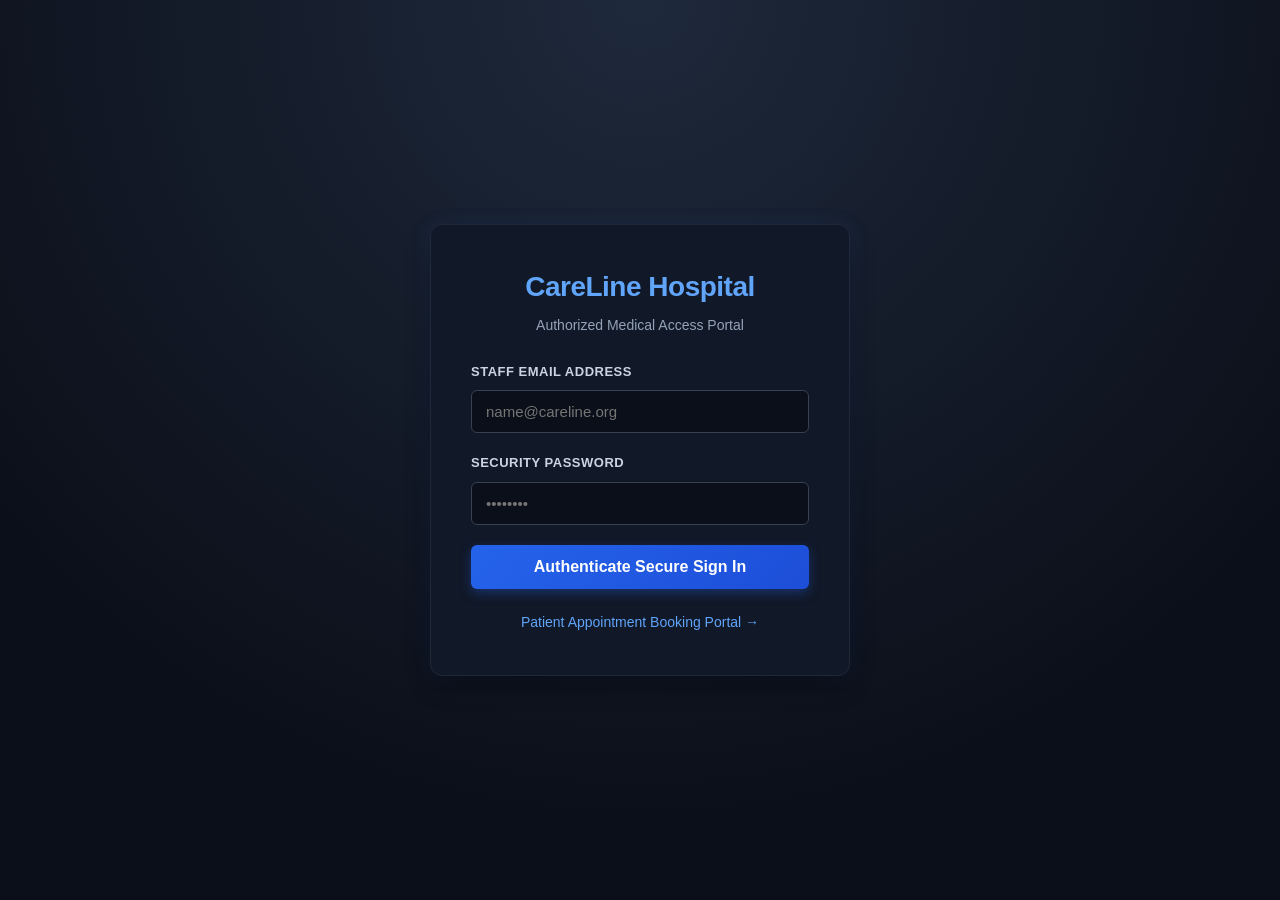
<file: Lab_Experiments/FSJP/06_Static_Website_HTML_CSS_JS/index.html>
<!DOCTYPE html>
<html lang="en">
<head>
    <meta charset="UTF-8">
    <meta http-equiv="refresh" content="0; url=login.html">
    <title>CareLine HMS Portal</title>
</head>
<body style="background:#0b0f19; color:#94a3b8; font-family:sans-serif; text-align:center; padding-top:100px;">
    <p>Redirecting to <a href="login.html" style="color:#60a5fa;">CareLine HMS Login Portal</a>...</p>
</body>
</html>
</file>
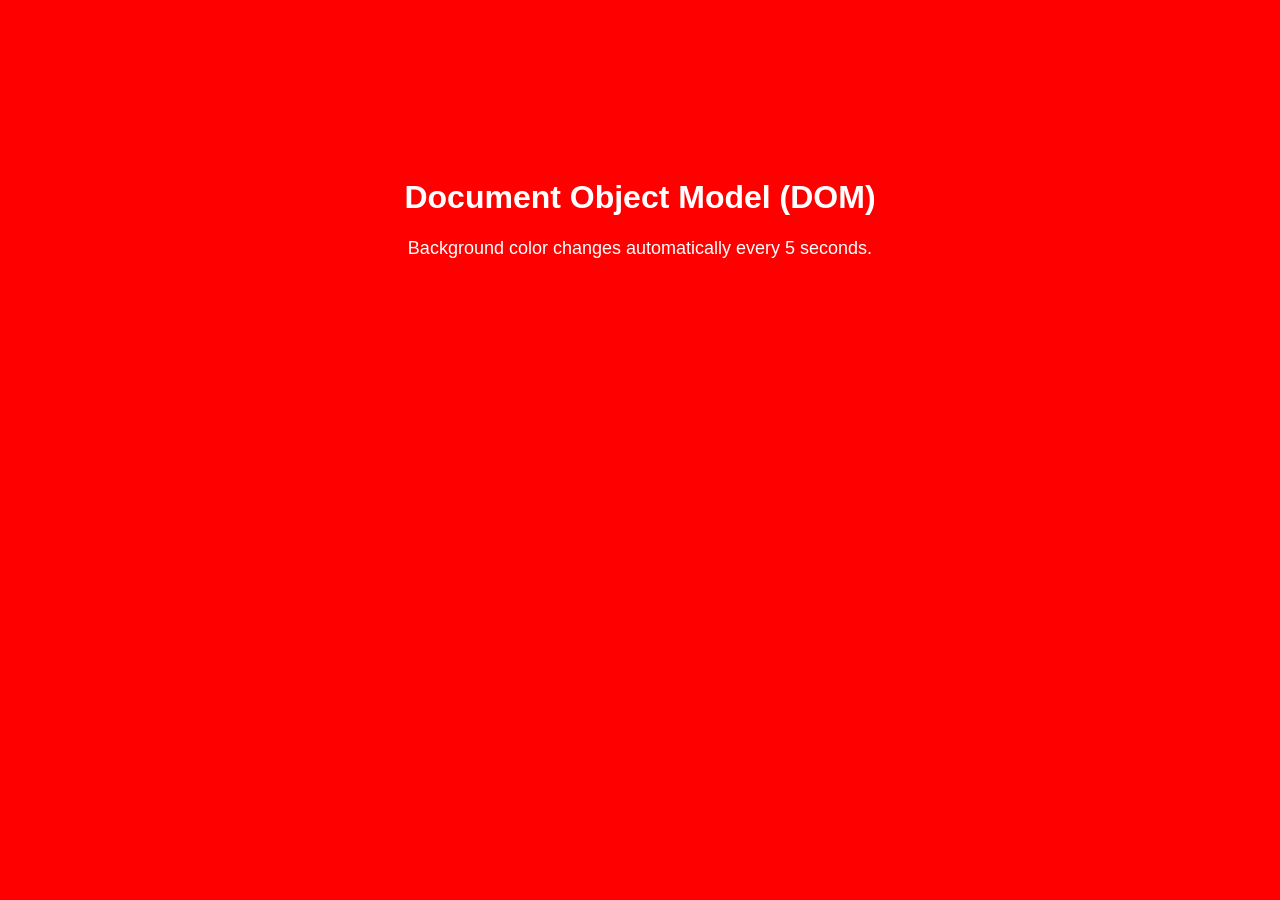
<file: Lab_Experiments/FSJP/08_DOM_Auto_Background_Colour.html>
<!DOCTYPE html>
 <html lang="en">
 <head>
 <meta charset="UTF-8">
 <meta name="viewport" content="width=device-width, initial-scale=1.0">
 <title>Background Color Changer</title>
<style>
 body {
 font-family: Helvetica, sans-serif;
 text-align: center;
 padding-top: 150px;
 transition: background-color 1s;
 }
h1 {
 color: white;
 }
p {
 color: white;
 font-size: 18px;
 }
 </style>
 </head>
<body>
<h1>Document Object Model (DOM)</h1>
 <p>Background color changes automatically every 5 seconds.</p>
<script>
let colors = [
 "red",
 "blue",
 "green",
 "orange",
 "purple",
 "teal",
 "brown"
 ];
let index = 0;
function changeBackgroundColor() {
 document.body.style.backgroundColor = colors[index];
index++;
if (index >= colors.length) {
 index = 0;
 }
 }
setInterval(changeBackgroundColor, 5000);
changeBackgroundColor();
 </script>
</body>
 </html>
</file>
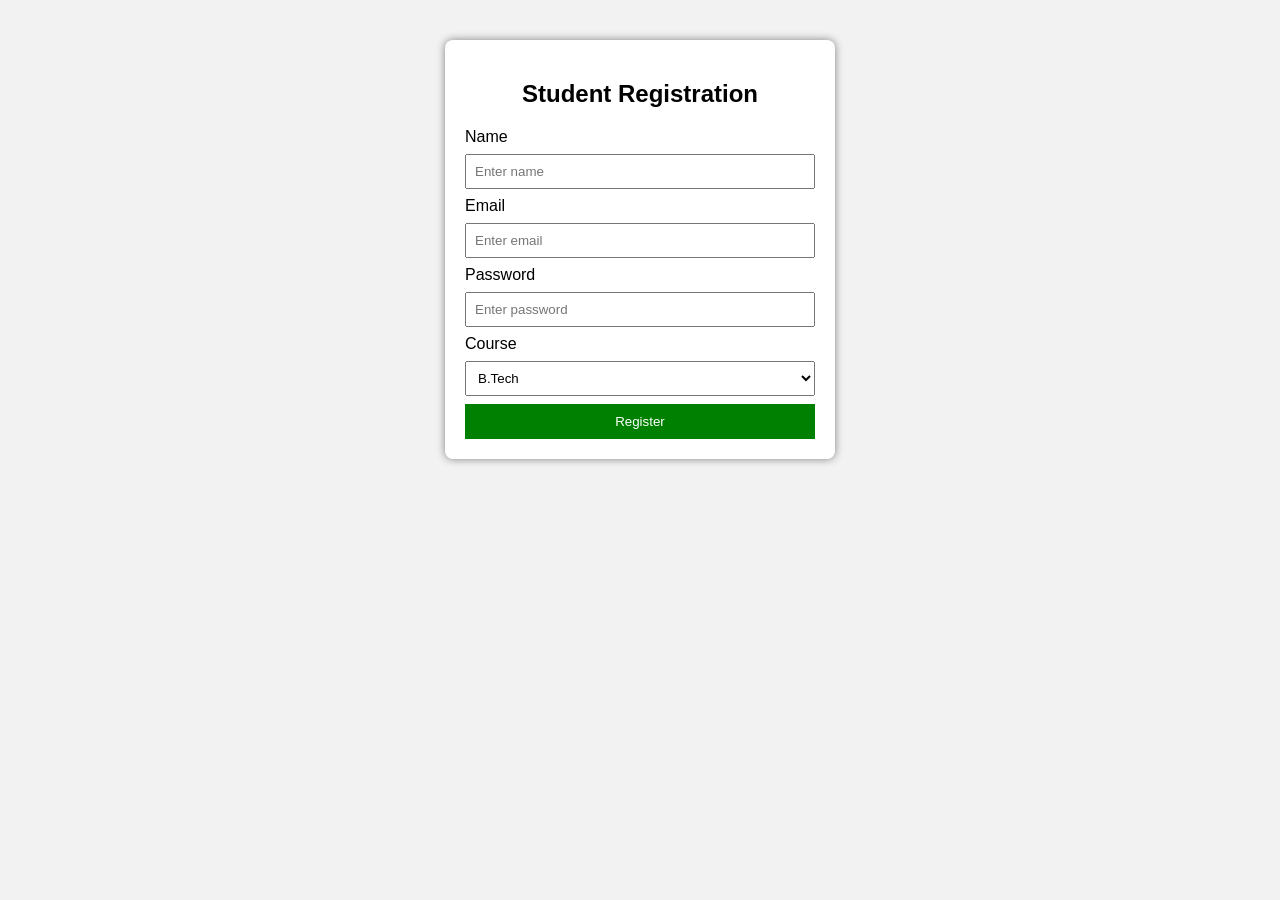
<file: Lab_Experiments/FSJP/22_Q12_Registration_Form_CSS.html>
<!DOCTYPE html>
<html>
<head>
 <title>Student Registration</title>
 <style>
  body { font-family: Arial, sans-serif; background: #f2f2f2; }
  .form-box { width: 350px; margin: 40px auto; padding: 20px; background: white;
              border-radius: 8px; box-shadow: 0 0 8px gray; }
  h2 { text-align: center; }
  input, select { width: 100%; padding: 8px; margin: 8px 0; box-sizing: border-box; }
  button { width: 100%; padding: 10px; background: green; color: white; border: none; cursor: pointer; }
 </style>
</head>
<body>
 <div class="form-box">
  <h2>Student Registration</h2>
  <form>
   <label>Name</label><input type="text" placeholder="Enter name">
   <label>Email</label><input type="email" placeholder="Enter email">
   <label>Password</label><input type="password" placeholder="Enter password">
   <label>Course</label>
   <select><option>B.Tech</option><option>BCA</option><option>MCA</option></select>
   <button type="submit">Register</button>
  </form>
 </div>
</body>
</html>
</file>
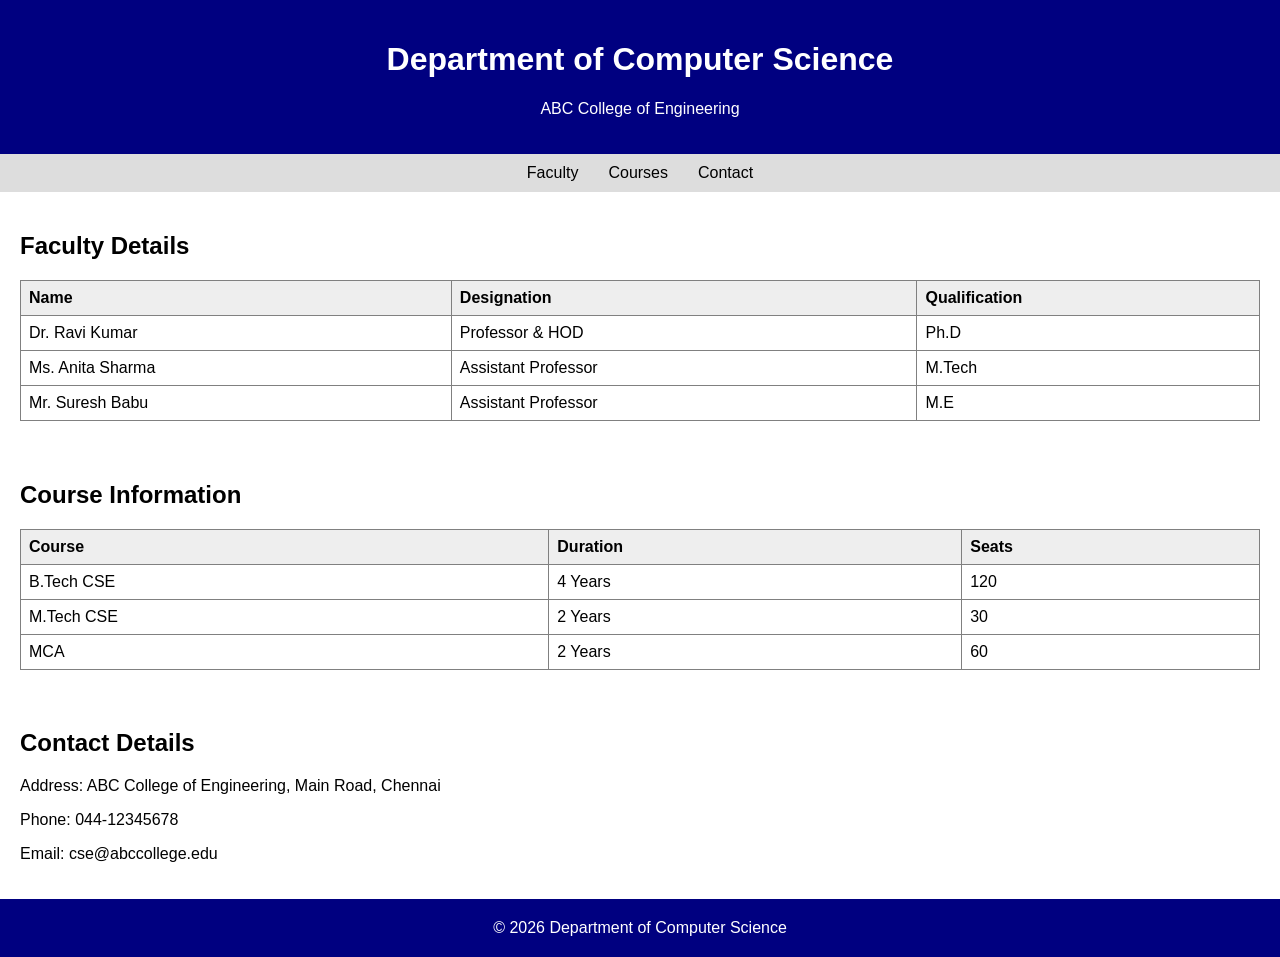
<file: Lab_Experiments/FSJP/23_Q13_Department_Webpage.html>
<!DOCTYPE html>
<html>
<head>
 <title>Department of Computer Science</title>
 <style>
  body { font-family: Arial, sans-serif; margin: 0; }
  header, footer { background: navy; color: white; text-align: center; padding: 20px; }
  nav { background: #ddd; text-align: center; padding: 10px; }
  nav a { margin: 0 15px; text-decoration: none; color: black; }
  section { padding: 20px; }
  table { border-collapse: collapse; width: 100%; }
  th, td { border: 1px solid gray; padding: 8px; text-align: left; }
  th { background: #eee; }
 </style>
</head>
<body>
 <header><h1>Department of Computer Science</h1><p>ABC College of Engineering</p></header>
 <nav><a href="#faculty">Faculty</a><a href="#courses">Courses</a><a href="#contact">Contact</a></nav>
 <section id="faculty">
  <h2>Faculty Details</h2>
  <table>
   <tr><th>Name</th><th>Designation</th><th>Qualification</th></tr>
   <tr><td>Dr. Ravi Kumar</td><td>Professor &amp; HOD</td><td>Ph.D</td></tr>
   <tr><td>Ms. Anita Sharma</td><td>Assistant Professor</td><td>M.Tech</td></tr>
   <tr><td>Mr. Suresh Babu</td><td>Assistant Professor</td><td>M.E</td></tr>
  </table>
 </section>
 <section id="courses">
  <h2>Course Information</h2>
  <table>
   <tr><th>Course</th><th>Duration</th><th>Seats</th></tr>
   <tr><td>B.Tech CSE</td><td>4 Years</td><td>120</td></tr>
   <tr><td>M.Tech CSE</td><td>2 Years</td><td>30</td></tr>
   <tr><td>MCA</td><td>2 Years</td><td>60</td></tr>
  </table>
 </section>
 <section id="contact">
  <h2>Contact Details</h2>
  <p>Address: ABC College of Engineering, Main Road, Chennai</p>
  <p>Phone: 044-12345678</p>
  <p>Email: cse@abccollege.edu</p>
 </section>
 <footer>&copy; 2026 Department of Computer Science</footer>
</body>
</html>
</file>
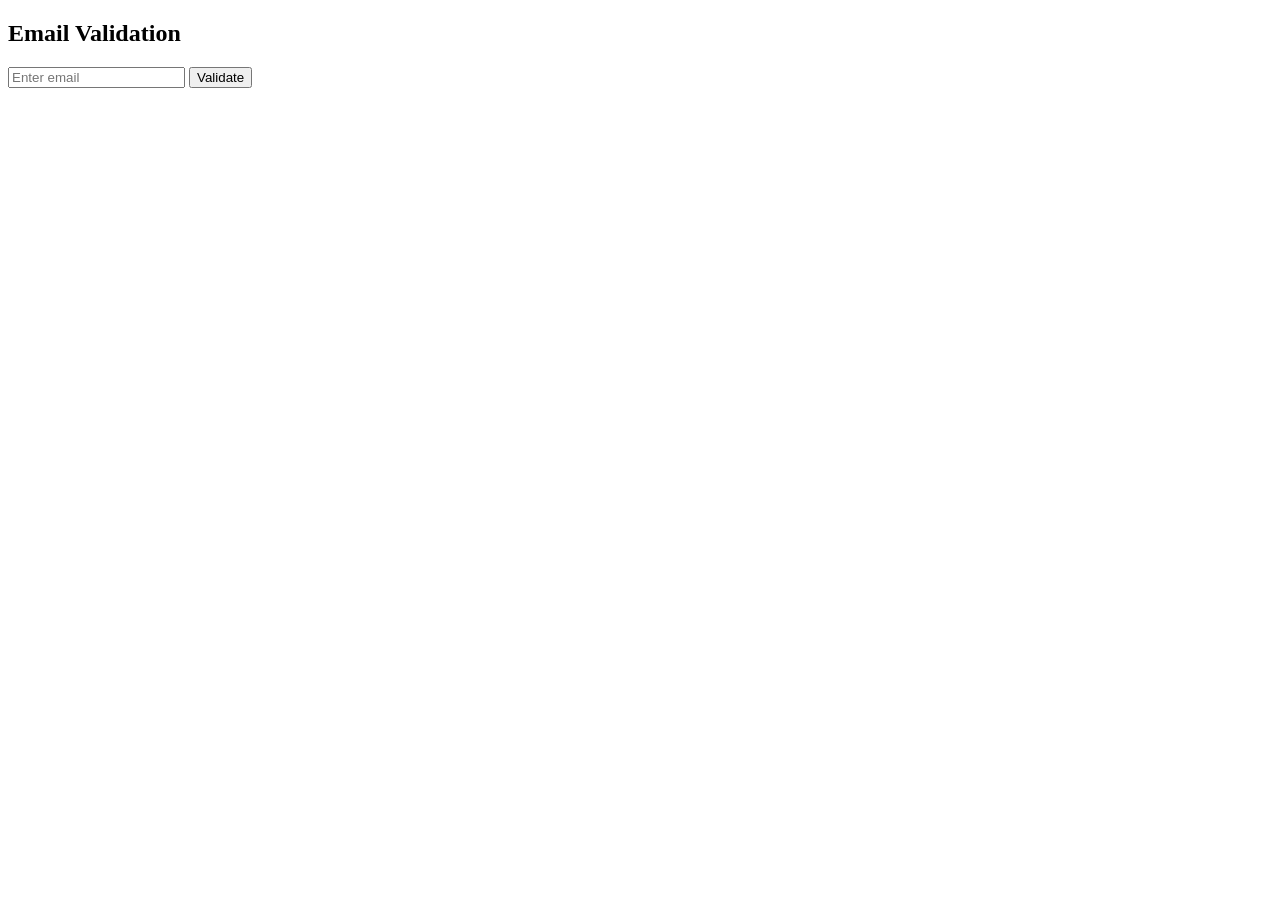
<file: Lab_Experiments/FSJP/24_Q14_JS_Email_Validation.html>
<!DOCTYPE html>
<html>
<head><title>Email Validation</title></head>
<body>
 <h2>Email Validation</h2>
 <input type="text" id="email" placeholder="Enter email">
 <button onclick="validateEmail()">Validate</button>
 <p id="result"></p>
 <script>
  function validateEmail() {
   var ok = /^[^\s@]+@[^\s@]+\.[^\s@]+$/.test(document.getElementById("email").value);
   var r = document.getElementById("result");
   r.innerHTML = ok ? "Valid email ID" : "Invalid email ID";
   r.style.color = ok ? "green" : "red";
  }
 </script>
</body>
</html>
</file>
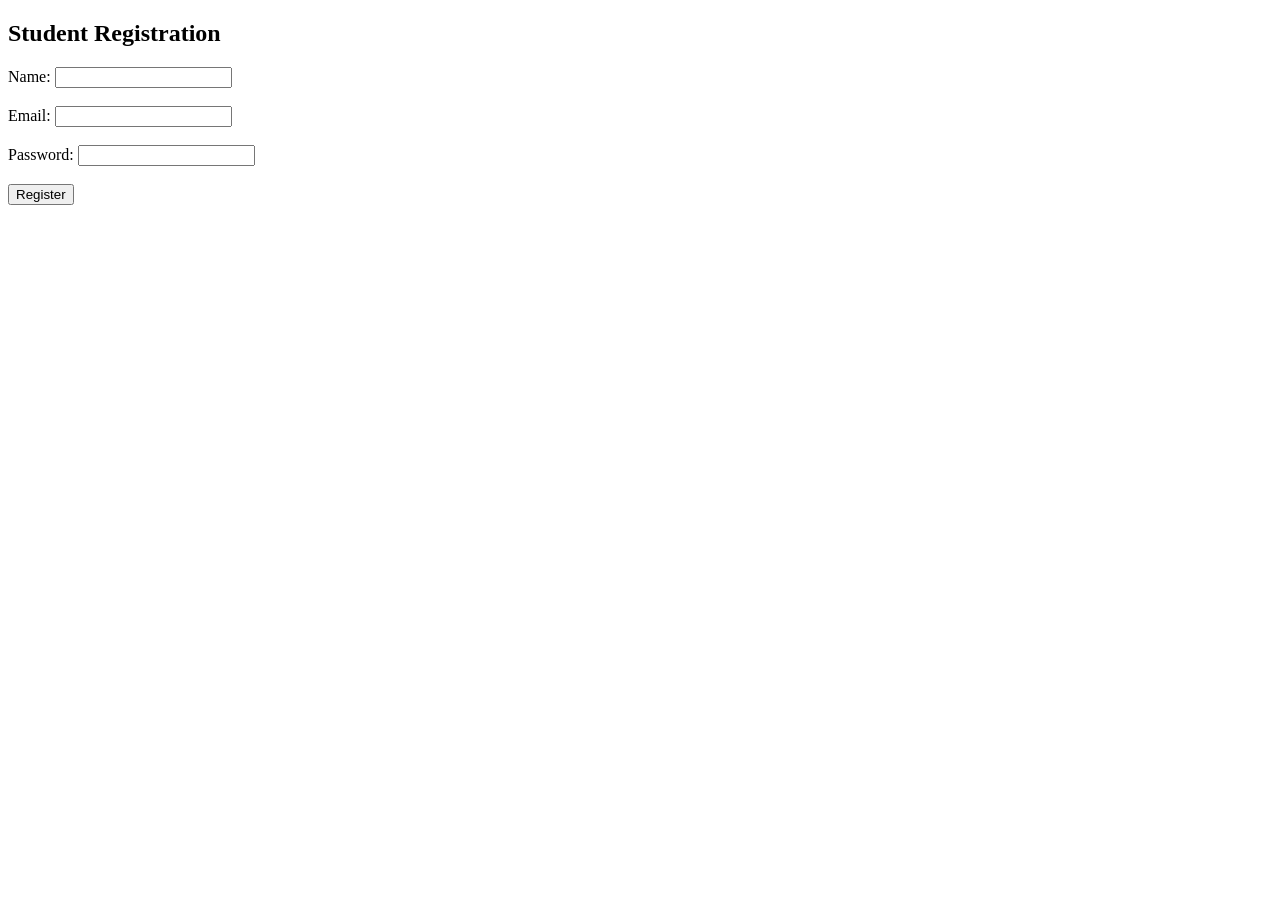
<file: Lab_Experiments/FSJP/25_Q15_Form_Validation.html>
<!DOCTYPE html>
<html>
<head><title>Registration Validation</title></head>
<body>
 <h2>Student Registration</h2>
 <form onsubmit="return validateForm()">
  Name: <input type="text" id="name"><br><br>
  Email: <input type="text" id="email"><br><br>
  Password: <input type="password" id="password"><br><br>
  <input type="submit" value="Register">
 </form>
 <script>
  function validateForm() {
   var v = id => document.getElementById(id).value;
   if (v("name") == "") { alert("Name must be entered"); return false; }
   if (!/^[^\s@]+@[^\s@]+\.[^\s@]+$/.test(v("email"))) { alert("Enter a valid email"); return false; }
   if (v("password").length < 6) { alert("Password must be at least 6 characters"); return false; }
   alert("Registration successful!"); return true;
  }
 </script>
</body>
</html>
</file>
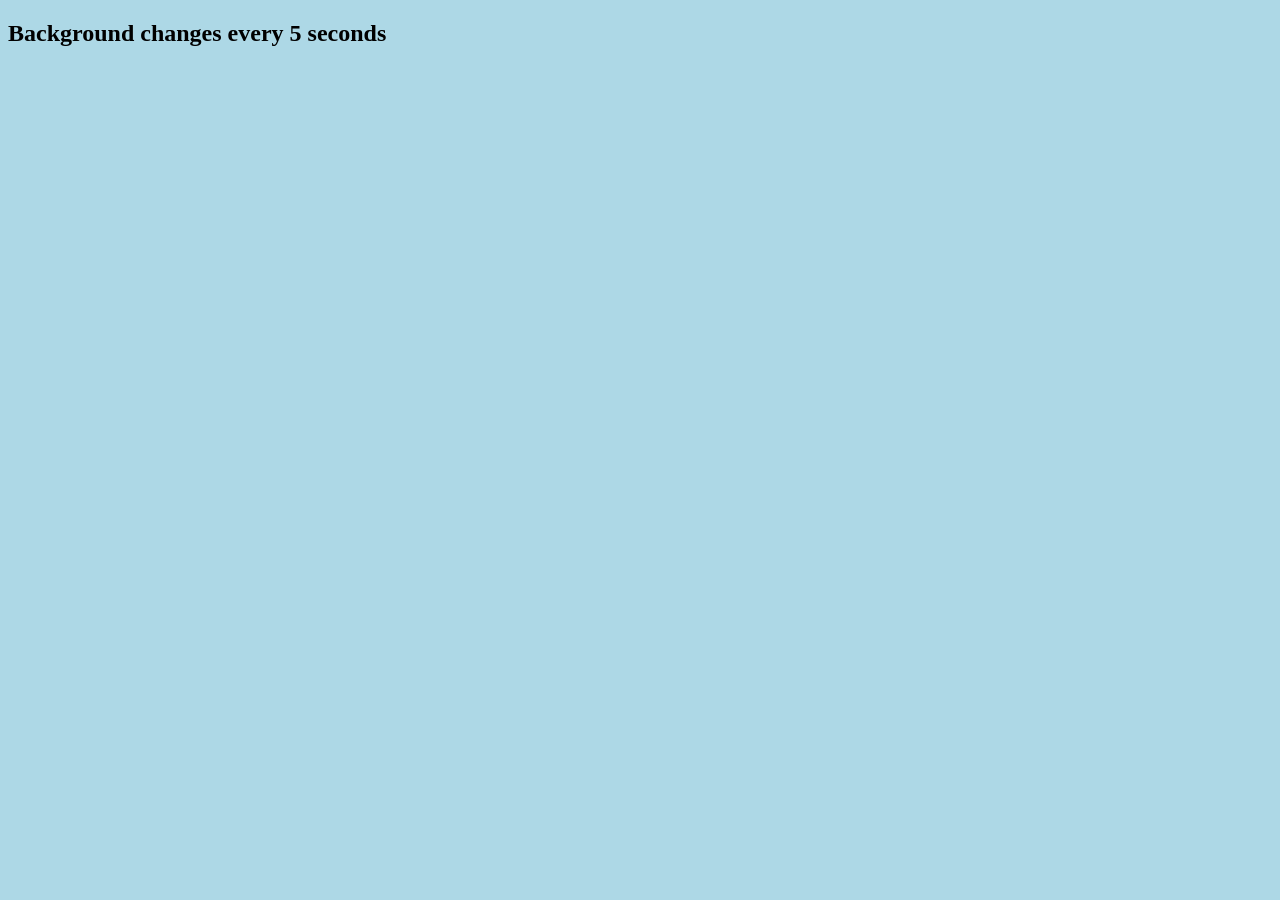
<file: Lab_Experiments/FSJP/26_Q16_DOM_Background_Colour.html>
<!DOCTYPE html>
<html>
<head><title>Auto Background Color</title></head>
<body>
 <h2>Background changes every 5 seconds</h2>
 <script>
  var colors = ["lightblue", "lightgreen", "lightpink", "lightyellow", "lavender"], i = 0;
  function changeColor() { document.body.style.backgroundColor = colors[i++ % colors.length]; }
  changeColor();
  setInterval(changeColor, 5000);
 </script>
</body>
</html>
</file>
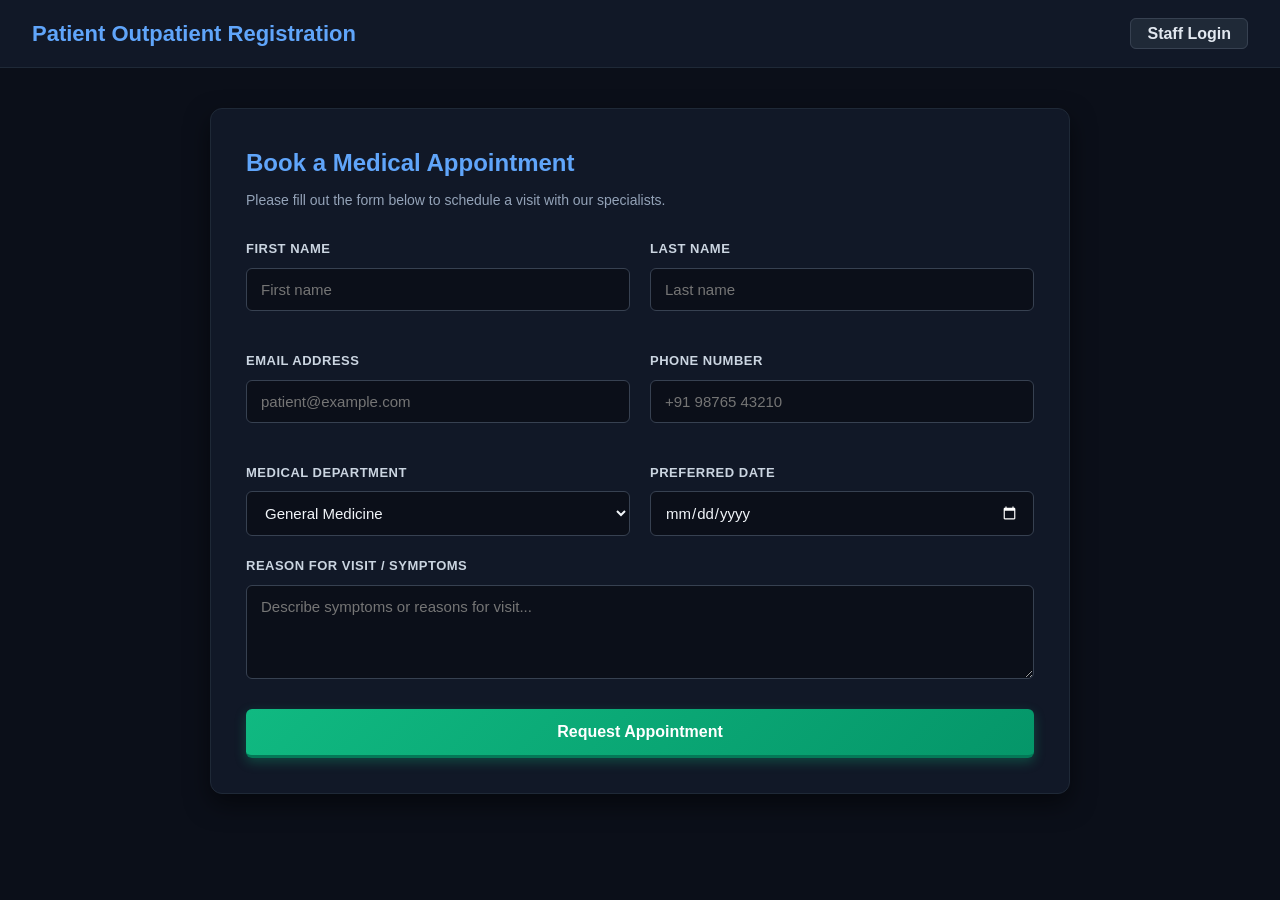
<file: Lab_Experiments/FSJP/06_Static_Website_HTML_CSS_JS/book_appointment.html>
<!DOCTYPE html>
<html lang="en">
<head>
    <meta charset="UTF-8">
    <meta name="viewport" content="width=device-width, initial-scale=1.0">
    <title>Patient Registration - Book Appointment</title>
    <link rel="stylesheet" href="style.css">
</head>
<body>
    <header class="app-header">
        <h1>Patient Outpatient Registration</h1>
        <nav>
            <a href="login.html" class="nav-link">Staff Login</a>
        </nav>
    </header>
    <main class="container">
        <section class="form-section">
            <h2>Book a Medical Appointment</h2>
            <p class="form-subtitle">Please fill out the form below to schedule a visit with our specialists.</p>
            <form id="bookingForm">
                <div class="form-grid">
                    <div class="input-group">
                        <label for="firstName">First Name</label>
                        <input type="text" id="firstName" placeholder="First name">
                    </div>
                    <div class="input-group">
                        <label for="lastName">Last Name</label>
                        <input type="text" id="lastName" placeholder="Last name">
                    </div>
                    <div class="input-group">
                        <label for="email">Email Address</label>
                        <input type="email" id="email" placeholder="patient@example.com">
                    </div>
                    <div class="input-group">
                        <label for="phone">Phone Number</label>
                        <input type="text" id="phone" placeholder="+91 98765 43210">
                    </div>
                    <div class="input-group">
                        <label for="specialty">Medical Department</label>
                        <select id="specialty">
                            <option value="General Medicine">General Medicine</option>
                            <option value="Cardiology">Cardiology</option>
                            <option value="Pediatrics">Pediatrics</option>
                            <option value="Orthopedics">Orthopedics</option>
                        </select>
                    </div>
                    <div class="input-group">
                        <label for="appointmentDate">Preferred Date</label>
                        <input type="date" id="appointmentDate">
                    </div>
                </div>
                <div class="input-group full-width">
                    <label for="symptoms">Reason for Visit / Symptoms</label>
                    <textarea id="symptoms" rows="4" placeholder="Describe symptoms or reasons for visit..."></textarea>
                </div>
                <button type="button" onclick="executeStaticBooking()" class="btn-success">Request Appointment</button>
            </form>
            <div id="submissionMessage" class="hidden-alert"></div>
        </section>
    </main>
    <script src="script.js"></script>
</body>
</html>
</file>
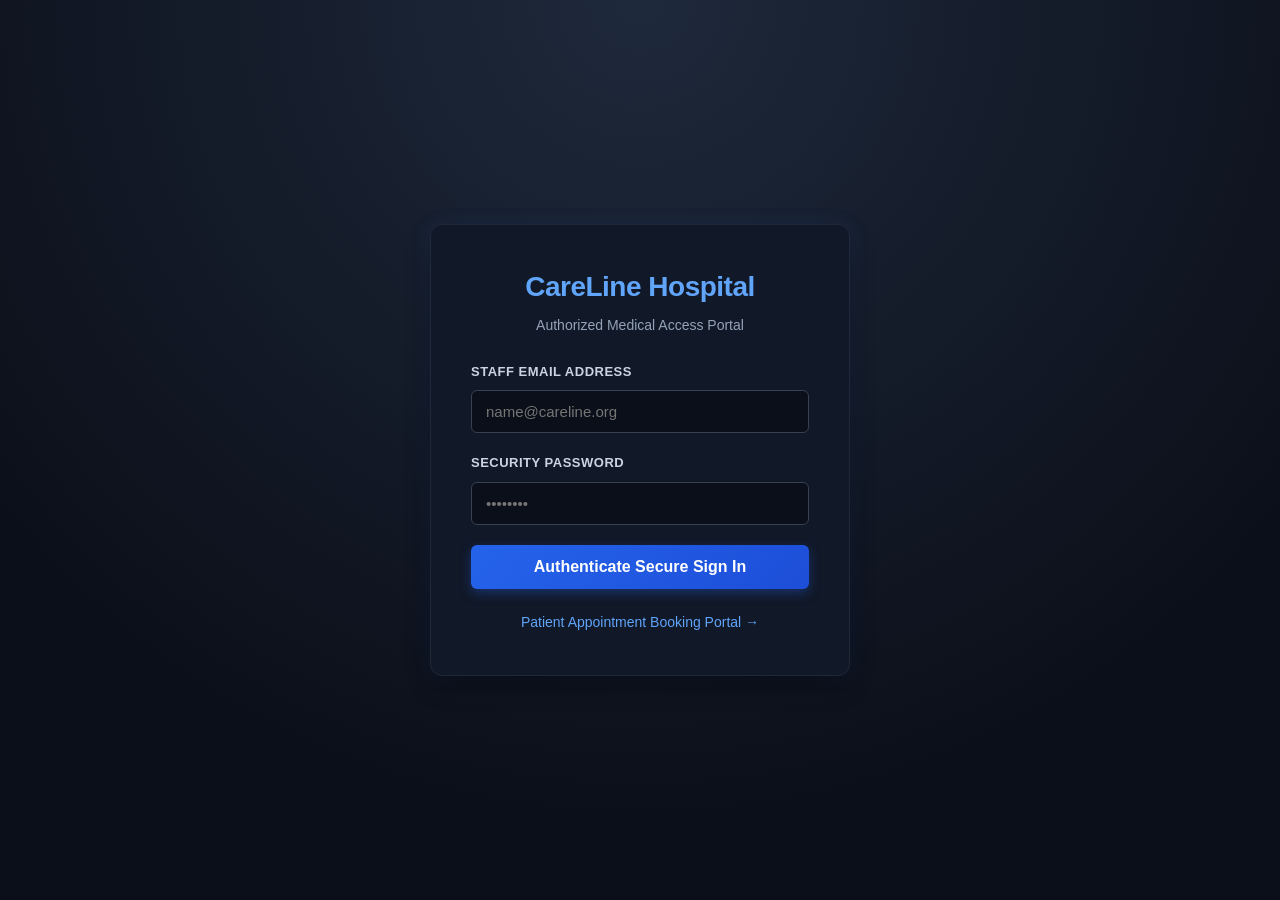
<file: Lab_Experiments/FSJP/06_Static_Website_HTML_CSS_JS/login.html>
<!DOCTYPE html>
<html lang="en">
<head>
    <meta charset="UTF-8">
    <meta name="viewport" content="width=device-width, initial-scale=1.0">
    <title>Hospital Portal - Secure Login</title>
    <link rel="stylesheet" href="style.css">
</head>
<body class="centered-layout">
    <div class="login-card">
        <header class="form-header">
            <h1>CareLine Hospital</h1>
            <p>Authorized Medical Access Portal</p>
        </header>
        <main>
            <form id="loginForm" action="staff_dashboard.html" method="GET">
                <div class="input-group">
                    <label for="email">Staff Email Address</label>
                    <input type="email" id="email" required placeholder="name@careline.org">
                </div>
                <div class="input-group">
                    <label for="password">Security Password</label>
                    <input type="password" id="password" required placeholder="••••••••">
                </div>
                <button type="submit" class="btn-primary">Authenticate Secure Sign In</button>
            </form>
            <div class="form-footer-links">
                <a href="book_appointment.html">Patient Appointment Booking Portal →</a>
            </div>
        </main>
    </div>
    <script src="script.js"></script>
</body>
</html>
</file>
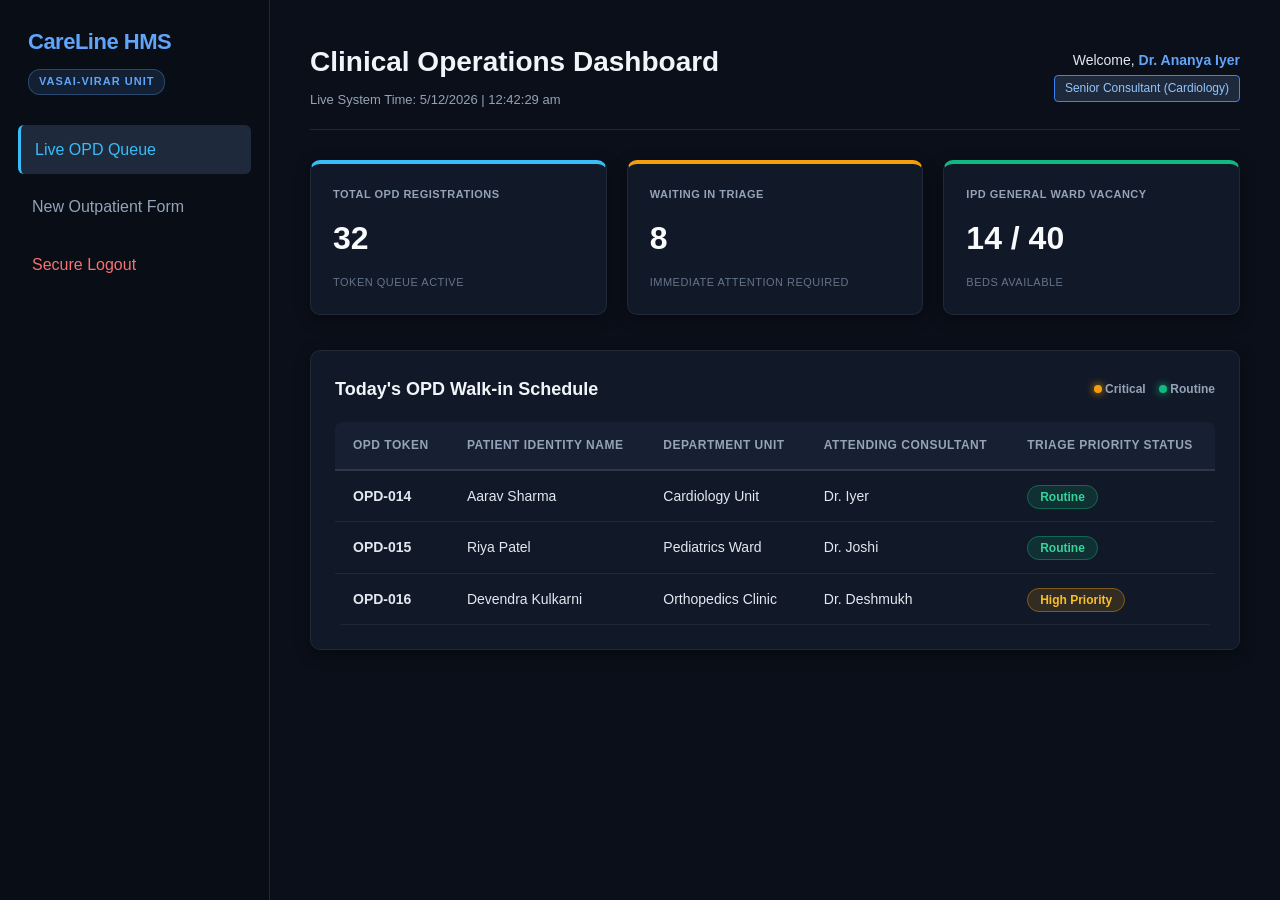
<file: Lab_Experiments/FSJP/06_Static_Website_HTML_CSS_JS/staff_dashboard.html>
<!DOCTYPE html>
<html lang="en">
<head>
    <meta charset="UTF-8">
    <meta name="viewport" content="width=device-width, initial-scale=1.0">
    <title>CareLine Hospital - HMS Portal</title>
    <link rel="stylesheet" href="style.css">
</head>
<body class="dashboard-layout">
    <aside class="sidebar">
        <div class="sidebar-brand">CareLine HMS</div>
        <div class="sidebar-badge">Vasai-Virar Unit</div>
        <nav class="sidebar-menu">
            <a href="#" class="active">Live OPD Queue</a>
            <a href="book_appointment.html">New Outpatient Form</a>
            <a href="login.html" class="logout">Secure Logout</a>
        </nav>
    </aside>
    <main class="dashboard-content">
        <header class="content-header">
            <div>
                <h2>Clinical Operations Dashboard</h2>
                <div id="liveClock" class="live-clock-text">Syncing Server Time...</div>
            </div>
            <div class="user-profile-badge">
                <span class="user-welcome">Welcome, <strong>Dr. Ananya Iyer</strong></span>
                <span class="staff-role">Senior Consultant (Cardiology)</span>
            </div>
        </header>
        <section class="metrics-row">
            <div class="card opd-card">
                <span class="metric-title">TOTAL OPD REGISTRATIONS</span>
                <h3 id="totalPatientsCount">32</h3>
                <span class="card-footer-sub">Token Queue Active</span>
            </div>
            <div class="card warning-card">
                <span class="metric-title">WAITING IN TRIAGE</span>
                <h3 id="pendingCount">8</h3>
                <span class="card-footer-sub">Immediate Attention Required</span>
            </div>
            <div class="card success-card">
                <span class="metric-title">IPD GENERAL WARD VACANCY</span>
                <h3>14 / 40</h3>
                <span class="card-footer-sub">Beds Available</span>
            </div>
        </section>
        <section class="table-section">
            <div class="table-header-flex">
                <h3>Today's OPD Walk-in Schedule</h3>
                <div class="triage-legend">
                    <span class="legend-dot critical"></span> Critical
                    <span class="legend-dot stable"></span> Routine
                </div>
            </div>
            <table class="data-table">
                <thead>
                    <tr>
                        <th>OPD Token</th>
                        <th>Patient Identity Name</th>
                        <th>Department Unit</th>
                        <th>Attending Consultant</th>
                        <th>Triage Priority Status</th>
                    </tr>
                </thead>
                <tbody>
                    <tr>
                        <td><strong>OPD-014</strong></td>
                        <td>Aarav Sharma</td>
                        <td>Cardiology Unit</td>
                        <td>Dr. Iyer</td>
                        <td><span class="badge badge-confirmed">Routine</span></td>
                    </tr>
                    <tr>
                        <td><strong>OPD-015</strong></td>
                        <td>Riya Patel</td>
                        <td>Pediatrics Ward</td>
                        <td>Dr. Joshi</td>
                        <td><span class="badge badge-confirmed">Routine</span></td>
                    </tr>
                    <tr>
                        <td><strong>OPD-016</strong></td>
                        <td>Devendra Kulkarni</td>
                        <td>Orthopedics Clinic</td>
                        <td>Dr. Deshmukh</td>
                        <td><span class="badge badge-pending">High Priority</span></td>
                    </tr>
                </tbody>
            </table>
        </section>
    </main>
    <script src="script.js"></script>
</body>
</html>
</file>
<file: Lab_Experiments/FSJP/06_Static_Website_HTML_CSS_JS/style.css>
* {
    box-sizing: border-box;
    margin: 0;
    padding: 0;
    font-family: 'Segoe UI', -apple-system, BlinkMacSystemFont, Roboto, sans-serif;
}

body {
    background-color: #0b0f19;
    color: #e2e8f0;
    line-height: 1.6;
}

/* Centered Login Layout */
.centered-layout {
    display: flex;
    justify-content: center;
    align-items: center;
    min-height: 100vh;
    background: radial-gradient(circle at top, #1e293b 0%, #0b0f19 75%);
}

.login-card {
    background: #111827;
    border: 1px solid #1f2937;
    padding: 40px;
    border-radius: 12px;
    box-shadow: 0 10px 30px -10px rgba(0, 0, 0, 0.7), 0 0 20px rgba(59, 130, 246, 0.1);
    width: 100%;
    max-width: 420px;
}

.form-header {
    text-align: center;
    margin-bottom: 25px;
}

.form-header h1 {
    color: #60a5fa;
    font-size: 28px;
    font-weight: 700;
    letter-spacing: -0.5px;
}

.form-header p {
    color: #94a3b8;
    font-size: 14px;
    margin-top: 4px;
}

/* App Header */
.app-header {
    background: #111827;
    border-bottom: 1px solid #1f2937;
    color: #f1f5f9;
    padding: 16px 32px;
    display: flex;
    justify-content: space-between;
    align-items: center;
}

.app-header h1 {
    font-size: 22px;
    font-weight: 600;
    color: #60a5fa;
}

.nav-link {
    color: #e2e8f0;
    text-decoration: none;
    font-weight: 600;
    border: 1px solid #374151;
    padding: 6px 16px;
    border-radius: 6px;
    background: #1f2937;
    transition: all 0.2s ease;
}

.nav-link:hover {
    background: #374151;
    border-color: #60a5fa;
    color: #60a5fa;
}

/* Form Container */
.container {
    max-width: 900px;
    margin: 40px auto;
    padding: 0 20px;
}

.form-section {
    background: #111827;
    border: 1px solid #1f2937;
    padding: 35px;
    border-radius: 12px;
    box-shadow: 0 10px 25px rgba(0, 0, 0, 0.5);
}

.form-section h2 {
    color: #60a5fa;
    margin-bottom: 6px;
    font-size: 24px;
}

.form-subtitle {
    color: #94a3b8;
    margin-bottom: 28px;
    font-size: 14px;
}

.form-grid {
    display: grid;
    grid-template-columns: 1fr 1fr;
    gap: 20px;
}

.input-group {
    margin-bottom: 20px;
    display: flex;
    flex-direction: column;
}

.input-group.full-width {
    grid-column: span 2;
}

.input-group label {
    font-weight: 600;
    margin-bottom: 8px;
    font-size: 13px;
    color: #cbd5e1;
    text-transform: uppercase;
    letter-spacing: 0.5px;
}

.input-group input,
.input-group select,
.input-group textarea {
    padding: 12px 14px;
    background: #0b0f19;
    border: 1px solid #374151;
    border-radius: 6px;
    font-size: 15px;
    color: #f1f5f9;
    width: 100%;
    transition: all 0.2s ease;
}

.input-group input:focus,
.input-group select:focus,
.input-group textarea:focus {
    outline: none;
    border-color: #3b82f6;
    box-shadow: 0 0 0 3px rgba(59, 130, 246, 0.25);
}

.input-group input[type="date"]::-webkit-calendar-picker-indicator {
    filter: invert(1);
    cursor: pointer;
}

/* Buttons */
.btn-primary {
    background: linear-gradient(135deg, #2563eb, #1d4ed8);
    padding: 13px;
    border: none;
    border-radius: 6px;
    color: white;
    font-weight: 600;
    cursor: pointer;
    width: 100%;
    font-size: 16px;
    box-shadow: 0 4px 12px rgba(37, 99, 235, 0.35);
    transition: all 0.2s ease;
}

.btn-primary:hover {
    background: linear-gradient(135deg, #3b82f6, #2563eb);
    transform: translateY(-1px);
    box-shadow: 0 6px 18px rgba(37, 99, 235, 0.5);
}

.btn-success {
    background: linear-gradient(135deg, #10b981, #059669);
    padding: 14px;
    border: none;
    border-radius: 6px;
    color: white;
    font-weight: 600;
    cursor: pointer;
    width: 100%;
    font-size: 16px;
    margin-top: 10px;
    border-bottom: 3px solid #047857;
    box-shadow: 0 4px 12px rgba(16, 185, 129, 0.3);
    transition: all 0.2s ease;
}

.btn-success:hover {
    background: linear-gradient(135deg, #34d399, #10b981);
    transform: translateY(-1px);
    box-shadow: 0 6px 18px rgba(16, 185, 129, 0.45);
}

.form-footer-links {
    margin-top: 20px;
    text-align: center;
}

.form-footer-links a {
    color: #60a5fa;
    text-decoration: none;
    font-size: 14px;
    transition: color 0.2s ease;
}

.form-footer-links a:hover {
    color: #93c5fd;
    text-decoration: underline;
}

/* Dashboard Layout */
.dashboard-layout {
    display: flex;
    min-height: 100vh;
    background-color: #0b0f19;
}

.sidebar {
    width: 270px;
    background: #090d16;
    border-right: 1px solid #1f2937;
    color: #f1f5f9;
    padding: 24px 18px;
    display: flex;
    flex-direction: column;
}

.sidebar-brand {
    font-size: 22px;
    font-weight: 700;
    margin-bottom: 35px;
    color: #60a5fa;
    padding-left: 10px;
    letter-spacing: -0.5px;
}

.sidebar-badge {
    font-size: 11px;
    background: rgba(96, 165, 250, 0.12);
    color: #60a5fa;
    border: 1px solid rgba(96, 165, 250, 0.3);
    width: fit-content;
    padding: 3px 10px;
    border-radius: 12px;
    margin: -25px auto 30px 10px;
    font-weight: 600;
    text-transform: uppercase;
    letter-spacing: 1px;
}

.sidebar-menu a {
    color: #94a3b8;
    text-decoration: none;
    padding: 12px 14px;
    margin-bottom: 8px;
    border-radius: 6px;
    display: block;
    font-weight: 500;
    transition: all 0.2s ease;
}

.sidebar-menu a.active,
.sidebar-menu a:hover {
    background: #1e293b;
    color: #38bdf8;
    border-left: 3px solid #38bdf8;
}

.sidebar-menu a.logout {
    margin-top: auto;
    color: #f87171;
    border-left: none;
}

.sidebar-menu a.logout:hover {
    background: rgba(239, 68, 68, 0.1);
    color: #ef4444;
}

.dashboard-content {
    flex: 1;
    padding: 40px;
    background: #0b0f19;
    overflow-y: auto;
}

.content-header {
    display: flex;
    justify-content: space-between;
    align-items: center;
    margin-bottom: 30px;
    border-bottom: 1px solid #1f2937;
    padding-bottom: 18px;
}

.content-header h2 {
    color: #f1f5f9;
    font-size: 28px;
    font-weight: 700;
}

.live-clock-text {
    font-size: 13px;
    color: #94a3b8;
    font-weight: 500;
    margin-top: 5px;
}

.user-profile-badge {
    text-align: right;
    display: flex;
    flex-direction: column;
}

.user-welcome {
    color: #e2e8f0;
    font-size: 14px;
}

.user-welcome strong {
    color: #60a5fa;
}

.staff-role {
    font-size: 12px;
    color: #93c5fd;
    background: #1e293b;
    border: 1px solid #3b82f6;
    padding: 3px 10px;
    border-radius: 4px;
    margin-top: 4px;
    width: fit-content;
    align-self: flex-end;
}

/* Metric Cards */
.metrics-row {
    display: flex;
    gap: 20px;
    margin-bottom: 35px;
}

.card {
    background: #111827;
    border: 1px solid #1f2937;
    padding: 22px;
    border-radius: 10px;
    flex: 1;
    box-shadow: 0 4px 15px rgba(0, 0, 0, 0.4);
    transition: transform 0.2s ease, box-shadow 0.2s ease;
}

.card:hover {
    transform: translateY(-2px);
    box-shadow: 0 6px 20px rgba(0, 0, 0, 0.6);
}

.metric-title {
    font-size: 11px;
    font-weight: 700;
    color: #94a3b8;
    display: block;
    margin-bottom: 10px;
    letter-spacing: 0.5px;
}

.card h3 {
    font-size: 32px;
    color: #f8fafc;
    font-weight: 700;
}

.card-footer-sub {
    font-size: 11px;
    color: #64748b;
    display: block;
    margin-top: 10px;
    text-transform: uppercase;
    letter-spacing: 0.5px;
}

.opd-card {
    border-top: 4px solid #38bdf8;
}

.warning-card {
    border-top: 4px solid #f59e0b;
}

.success-card {
    border-top: 4px solid #10b981;
}

/* Table Section */
.table-section {
    background: #111827;
    border: 1px solid #1f2937;
    padding: 24px;
    border-radius: 10px;
    box-shadow: 0 4px 15px rgba(0, 0, 0, 0.4);
}

.table-section h3 {
    color: #f1f5f9;
    font-size: 18px;
    font-weight: 600;
}

.table-header-flex {
    display: flex;
    justify-content: space-between;
    align-items: center;
    margin-bottom: 18px;
}

.triage-legend {
    font-size: 12px;
    font-weight: 600;
    color: #94a3b8;
}

.legend-dot {
    display: inline-block;
    width: 8px;
    height: 8px;
    border-radius: 50%;
    margin-left: 10px;
}

.legend-dot.critical {
    background: #f59e0b;
    box-shadow: 0 0 8px #f59e0b;
}

.legend-dot.stable {
    background: #10b981;
    box-shadow: 0 0 8px #10b981;
}

.data-table {
    width: 100%;
    border-collapse: collapse;
    background: transparent;
    border-radius: 8px;
    overflow: hidden;
}

.data-table th,
.data-table td {
    padding: 14px 18px;
    text-align: left;
    border-bottom: 1px solid #1f2937;
    font-size: 14px;
}

.data-table th {
    background: #162032;
    font-weight: 600;
    color: #94a3b8;
    text-transform: uppercase;
    font-size: 12px;
    letter-spacing: 0.5px;
    border-bottom: 2px solid #2d3748;
}

.data-table tbody tr {
    transition: background 0.15s ease;
}

.data-table tbody tr:hover {
    background: rgba(255, 255, 255, 0.03);
}

.badge {
    padding: 4px 12px;
    border-radius: 12px;
    font-size: 12px;
    font-weight: 600;
}

.badge-confirmed {
    background: rgba(16, 185, 129, 0.15);
    color: #34d399;
    border: 1px solid rgba(16, 185, 129, 0.4);
}

.badge-pending {
    background: rgba(245, 158, 11, 0.15);
    color: #fbbf24;
    border: 1px solid rgba(245, 158, 11, 0.4);
    animation: pulseGlow 2s infinite ease-in-out;
}

.hidden-alert {
    display: none;
    margin-top: 20px;
    padding: 14px;
    border-radius: 6px;
    text-align: center;
    font-weight: 600;
}

.success-alert {
    display: block;
    background: rgba(16, 185, 129, 0.15);
    color: #34d399;
    border: 1px solid rgba(16, 185, 129, 0.4);
}

@keyframes pulseGlow {
    0% { opacity: 0.8; }
    50% { opacity: 1; }
    100% { opacity: 0.8; }
}

@media (max-width: 768px) {
    .form-grid { grid-template-columns: 1fr; }
    .input-group.full-width { grid-column: span 1; }
    .dashboard-layout { flex-direction: column; }
    .sidebar { width: 100%; min-height: auto; }
    .metrics-row { flex-direction: column; }
}
</file>
